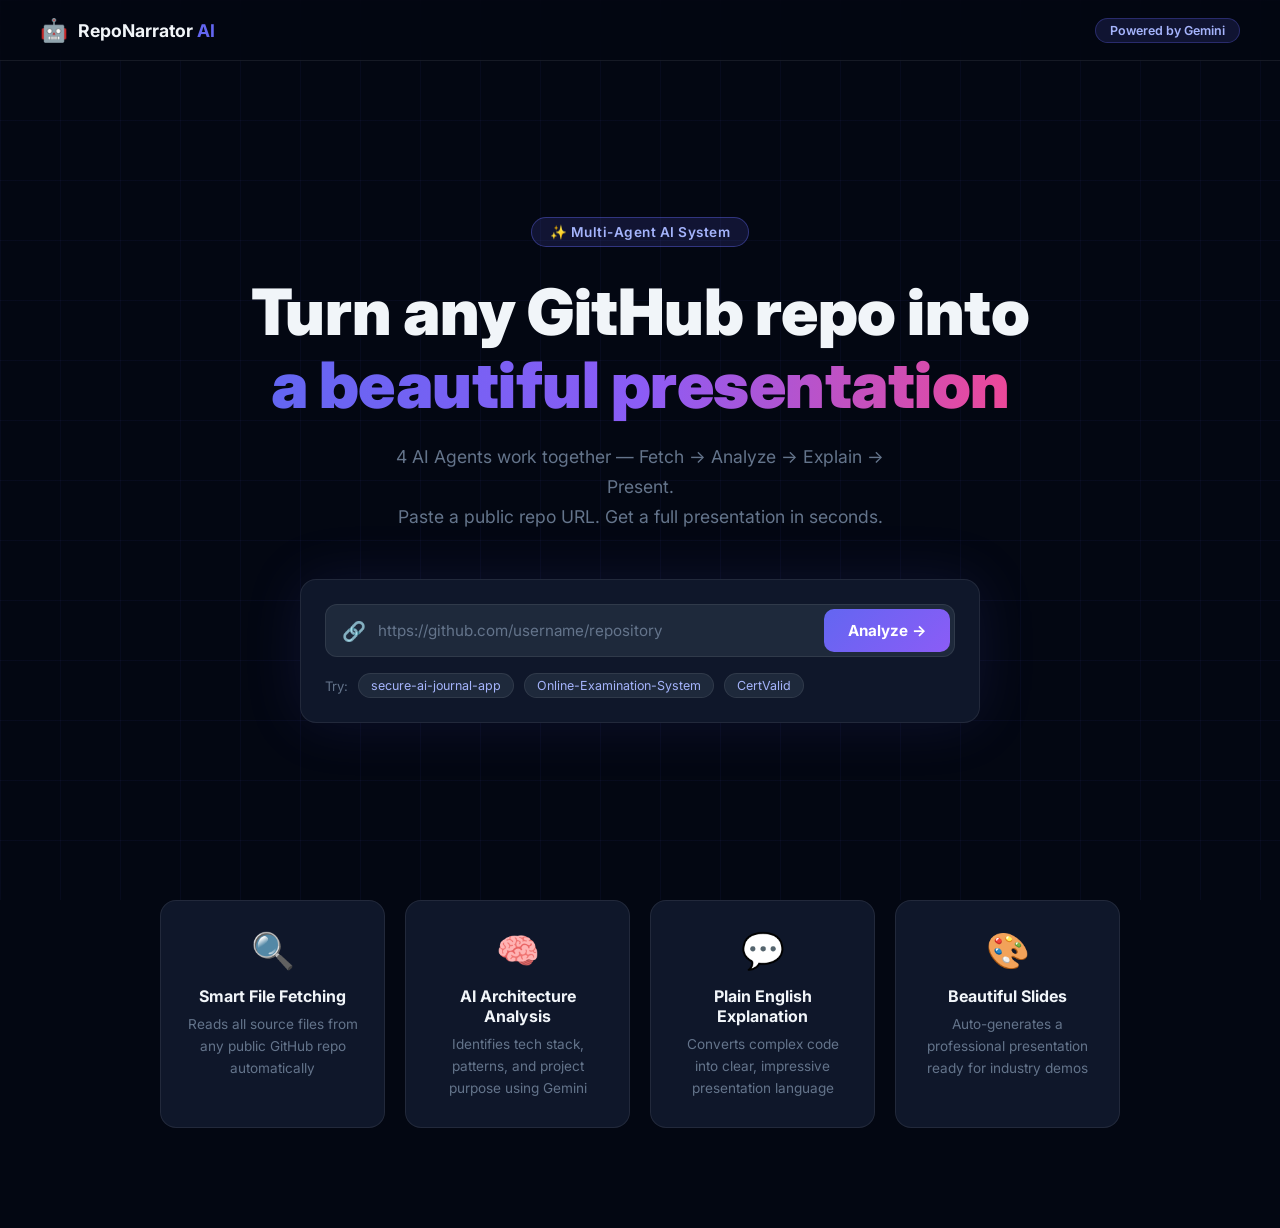
<file: templates/index.html>
<!DOCTYPE html>
<html lang="en">
<head>
  <meta charset="UTF-8" />
  <meta name="viewport" content="width=device-width, initial-scale=1.0" />
  <title>RepoNarrator AI — Explain Any GitHub Project</title>
  <link rel="stylesheet" href="/static/style.css" />
  <link rel="preconnect" href="https://fonts.googleapis.com" />
  <link href="https://fonts.googleapis.com/css2?family=Inter:wght@300;400;500;600;700;800;900&display=swap" rel="stylesheet" />
</head>
<body>

  <!-- ── BACKGROUND PARTICLES ── -->
  <div class="bg-grid"></div>

  <!-- ── NAV ── -->
  <nav class="nav">
    <div class="nav-brand">
      <span class="brand-icon">🤖</span>
      <span class="brand-name">RepoNarrator <span class="brand-ai">AI</span></span>
    </div>
    <div class="nav-badge">Powered by Gemini</div>
  </nav>

  <!-- ── HERO ── -->
  <section class="hero" id="hero">
    <div class="hero-tag">✨ Multi-Agent AI System</div>
    <h1 class="hero-title">
      Turn any GitHub repo into<br />
      <span class="gradient-text">a beautiful presentation</span>
    </h1>
    <p class="hero-sub">
      4 AI Agents work together — Fetch → Analyze → Explain → Present.<br />
      Paste a public repo URL. Get a full presentation in seconds.
    </p>

    <!-- ── INPUT ── -->
    <div class="input-card" id="inputCard">
      <div class="input-wrap">
        <span class="input-icon">🔗</span>
        <input
          type="text"
          id="repoUrl"
          class="repo-input"
          placeholder="https://github.com/username/repository"
          autocomplete="off"
        />
        <button class="analyze-btn" id="analyzeBtn" onclick="startAnalysis()">
          <span id="btnText">Analyze →</span>
        </button>
      </div>
      <div class="input-examples">
        <span>Try:</span>
        <button class="example-chip" onclick="fillExample('https://github.com/ranjithbrs/secure-ai-journal-app')">secure-ai-journal-app</button>
        <button class="example-chip" onclick="fillExample('https://github.com/ranjithbrs/Online-Examination-System')">Online-Examination-System</button>
        <button class="example-chip" onclick="fillExample('https://github.com/ranjithbrs/CertValid')">CertValid</button>
      </div>
    </div>
  </section>

  <!-- ── AGENT PIPELINE (shown during analysis) ── -->
  <section class="pipeline-section" id="pipelineSection" style="display:none;">
    <h2 class="pipeline-title">🤖 Agent Pipeline Running...</h2>
    <p class="pipeline-sub" id="pipelineSub">Agents are working on your repository</p>

    <div class="agents-grid">

      <div class="agent-card" id="agent1">
        <div class="agent-icon">🔍</div>
        <div class="agent-info">
          <div class="agent-name">Agent 1 — Fetcher</div>
          <div class="agent-status" id="status1">Waiting...</div>
        </div>
        <div class="agent-badge" id="badge1">⏳</div>
      </div>

      <div class="agent-connector">↓</div>

      <div class="agent-card" id="agent2">
        <div class="agent-icon">🧠</div>
        <div class="agent-info">
          <div class="agent-name">Agent 2 — Analyzer</div>
          <div class="agent-status" id="status2">Waiting...</div>
        </div>
        <div class="agent-badge" id="badge2">⏳</div>
      </div>

      <div class="agent-connector">↓</div>

      <div class="agent-card" id="agent3">
        <div class="agent-icon">💬</div>
        <div class="agent-info">
          <div class="agent-name">Agent 3 — Explainer</div>
          <div class="agent-status" id="status3">Waiting...</div>
        </div>
        <div class="agent-badge" id="badge3">⏳</div>
      </div>

      <div class="agent-connector">↓</div>

      <div class="agent-card" id="agent4">
        <div class="agent-icon">🎨</div>
        <div class="agent-info">
          <div class="agent-name">Agent 4 — Presenter</div>
          <div class="agent-status" id="status4">Waiting...</div>
        </div>
        <div class="agent-badge" id="badge4">⏳</div>
      </div>

    </div>

    <!-- ── SUCCESS LAUNCH ACTION ── -->
    <div id="launchCard" style="display:none; margin-top:30px; text-align:center;">
      <a id="viewPresentationBtn" href="/presentation" class="analyze-btn" style="display:inline-block; text-decoration:none; padding:16px 36px; font-size:1.1rem; box-shadow:0 0 30px rgba(99,102,241,0.5);">
        🎉 Open Presentation Now →
      </a>
      <p style="margin-top:10px; font-size:0.85rem; color:#94a3b8;">Click above if it doesn't open automatically</p>
    </div>
  </section>

  <!-- ── FEATURES (shown on landing) ── -->
  <section class="features-section" id="featuresSection">
    <div class="features-grid">
      <div class="feature-card">
        <div class="feature-icon">🔍</div>
        <div class="feature-title">Smart File Fetching</div>
        <div class="feature-desc">Reads all source files from any public GitHub repo automatically</div>
      </div>
      <div class="feature-card">
        <div class="feature-icon">🧠</div>
        <div class="feature-title">AI Architecture Analysis</div>
        <div class="feature-desc">Identifies tech stack, patterns, and project purpose using Gemini</div>
      </div>
      <div class="feature-card">
        <div class="feature-icon">💬</div>
        <div class="feature-title">Plain English Explanation</div>
        <div class="feature-desc">Converts complex code into clear, impressive presentation language</div>
      </div>
      <div class="feature-card">
        <div class="feature-icon">🎨</div>
        <div class="feature-title">Beautiful Slides</div>
        <div class="feature-desc">Auto-generates a professional presentation ready for industry demos</div>
      </div>
    </div>
  </section>

  <!-- ── ERROR TOAST ── -->
  <div class="error-toast" id="errorToast" style="display:none;">
    <span>❌</span> <span id="errorMsg">Something went wrong</span>
  </div>

  <script src="/static/script.js"></script>
</body>
</html>
</file>
<file: static/style.css>
/* ── RESET & BASE ── */
*, *::before, *::after { box-sizing: border-box; margin: 0; padding: 0; }

:root {
  --bg:        #030712;
  --surface:   #0f172a;
  --surface2:  #1e293b;
  --border:    rgba(255,255,255,0.08);
  --accent:    #6366f1;
  --accent2:   #8b5cf6;
  --text:      #f1f5f9;
  --muted:     #64748b;
  --success:   #22c55e;
  --radius:    16px;
}

body {
  font-family: 'Inter', -apple-system, sans-serif;
  background: var(--bg);
  color: var(--text);
  min-height: 100vh;
  overflow-x: hidden;
}

/* ── GRID BACKGROUND ── */
.bg-grid {
  position: fixed;
  inset: 0;
  background-image:
    linear-gradient(rgba(99,102,241,0.05) 1px, transparent 1px),
    linear-gradient(90deg, rgba(99,102,241,0.05) 1px, transparent 1px);
  background-size: 60px 60px;
  z-index: 0;
  pointer-events: none;
}

/* ── NAV ── */
.nav {
  position: fixed;
  top: 0; left: 0; right: 0;
  display: flex;
  justify-content: space-between;
  align-items: center;
  padding: 16px 40px;
  background: rgba(3,7,18,0.8);
  backdrop-filter: blur(20px);
  border-bottom: 1px solid var(--border);
  z-index: 100;
}

.nav-brand {
  display: flex;
  align-items: center;
  gap: 10px;
  font-size: 1.1rem;
  font-weight: 700;
  color: var(--text);
}
.brand-icon { font-size: 1.4rem; }
.brand-ai { color: var(--accent); }

.nav-badge {
  background: rgba(99,102,241,0.15);
  border: 1px solid rgba(99,102,241,0.3);
  color: #a5b4fc;
  padding: 4px 14px;
  border-radius: 20px;
  font-size: 0.78rem;
  font-weight: 600;
}

/* ── HERO ── */
.hero {
  position: relative;
  z-index: 1;
  min-height: 100vh;
  display: flex;
  flex-direction: column;
  align-items: center;
  justify-content: center;
  text-align: center;
  padding: 100px 24px 60px;
}

.hero-tag {
  background: rgba(99,102,241,0.15);
  border: 1px solid rgba(99,102,241,0.4);
  color: #a5b4fc;
  padding: 6px 18px;
  border-radius: 20px;
  font-size: 0.85rem;
  font-weight: 600;
  margin-bottom: 28px;
  letter-spacing: 0.5px;
}

.hero-title {
  font-size: clamp(2.4rem, 5vw, 4rem);
  font-weight: 900;
  line-height: 1.15;
  color: var(--text);
  margin-bottom: 20px;
  letter-spacing: -0.5px;
}

.gradient-text {
  background: linear-gradient(90deg, var(--accent), var(--accent2), #ec4899);
  -webkit-background-clip: text;
  -webkit-text-fill-color: transparent;
  background-clip: text;
}

.hero-sub {
  font-size: 1.1rem;
  color: var(--muted);
  line-height: 1.7;
  max-width: 540px;
  margin-bottom: 48px;
}

/* ── INPUT CARD ── */
.input-card {
  background: var(--surface);
  border: 1px solid var(--border);
  border-radius: var(--radius);
  padding: 24px;
  width: 100%;
  max-width: 680px;
  box-shadow: 0 0 60px rgba(99,102,241,0.12);
}

.input-wrap {
  display: flex;
  align-items: center;
  gap: 12px;
  background: var(--surface2);
  border: 1px solid var(--border);
  border-radius: 12px;
  padding: 4px 4px 4px 16px;
}

.input-icon { font-size: 1.2rem; flex-shrink: 0; }

.repo-input {
  flex: 1;
  background: transparent;
  border: none;
  outline: none;
  color: var(--text);
  font-size: 0.95rem;
  font-family: 'Inter', sans-serif;
  padding: 12px 0;
}
.repo-input::placeholder { color: var(--muted); }

.analyze-btn {
  background: linear-gradient(135deg, var(--accent), var(--accent2));
  color: #fff;
  border: none;
  padding: 12px 24px;
  border-radius: 10px;
  font-size: 0.95rem;
  font-weight: 700;
  cursor: pointer;
  white-space: nowrap;
  transition: opacity 0.2s, transform 0.2s;
  font-family: 'Inter', sans-serif;
}
.analyze-btn:hover { opacity: 0.9; transform: scale(1.02); }
.analyze-btn:disabled { opacity: 0.5; cursor: not-allowed; transform: none; }

.input-examples {
  display: flex;
  align-items: center;
  gap: 10px;
  margin-top: 16px;
  flex-wrap: wrap;
  font-size: 0.82rem;
  color: var(--muted);
}

.example-chip {
  background: var(--surface2);
  border: 1px solid var(--border);
  color: #a5b4fc;
  padding: 4px 12px;
  border-radius: 20px;
  font-size: 0.78rem;
  cursor: pointer;
  font-family: 'Inter', sans-serif;
  transition: background 0.2s;
}
.example-chip:hover { background: rgba(99,102,241,0.2); }

/* ── PIPELINE SECTION ── */
.pipeline-section {
  position: relative;
  z-index: 1;
  padding: 80px 24px;
  max-width: 600px;
  margin: 0 auto;
  text-align: center;
}

.pipeline-title {
  font-size: 1.8rem;
  font-weight: 800;
  margin-bottom: 10px;
}

.pipeline-sub {
  color: var(--muted);
  margin-bottom: 48px;
  font-size: 0.95rem;
}

.agents-grid {
  display: flex;
  flex-direction: column;
  align-items: center;
  gap: 0;
}

.agent-connector {
  font-size: 1.5rem;
  color: var(--muted);
  padding: 6px 0;
  animation: pulse-dot 1.5s ease-in-out infinite;
}
@keyframes pulse-dot { 0%,100%{opacity:0.3} 50%{opacity:1} }

.agent-card {
  display: flex;
  align-items: center;
  gap: 16px;
  background: var(--surface);
  border: 1px solid var(--border);
  border-radius: 14px;
  padding: 18px 24px;
  width: 100%;
  transition: border-color 0.3s, box-shadow 0.3s, opacity 0.3s;
  opacity: 0.5;
}

.agent-card.active {
  border-color: var(--accent);
  box-shadow: 0 0 20px rgba(99,102,241,0.2);
  opacity: 1;
  animation: agent-pulse 1.5s ease-in-out infinite;
}
@keyframes agent-pulse {
  0%,100% { box-shadow: 0 0 20px rgba(99,102,241,0.2); }
  50%      { box-shadow: 0 0 30px rgba(99,102,241,0.4); }
}

.agent-card.done {
  border-color: var(--success);
  box-shadow: 0 0 16px rgba(34,197,94,0.15);
  opacity: 1;
  animation: none;
}

.agent-icon { font-size: 2rem; flex-shrink: 0; }

.agent-info { flex: 1; text-align: left; }
.agent-name  { font-weight: 700; font-size: 0.95rem; color: var(--text); }
.agent-status{ font-size: 0.82rem; color: var(--muted); margin-top: 4px; }

.agent-badge { font-size: 1.4rem; flex-shrink: 0; }

/* ── FEATURES ── */
.features-section {
  position: relative;
  z-index: 1;
  padding: 0 24px 100px;
}

.features-grid {
  display: grid;
  grid-template-columns: repeat(auto-fit, minmax(220px, 1fr));
  gap: 20px;
  max-width: 960px;
  margin: 0 auto;
}

.feature-card {
  background: var(--surface);
  border: 1px solid var(--border);
  border-radius: var(--radius);
  padding: 28px 24px;
  text-align: center;
  transition: border-color 0.2s, transform 0.2s;
}
.feature-card:hover { border-color: rgba(99,102,241,0.4); transform: translateY(-4px); }

.feature-icon  { font-size: 2.2rem; margin-bottom: 14px; }
.feature-title { font-size: 1rem; font-weight: 700; margin-bottom: 8px; }
.feature-desc  { font-size: 0.85rem; color: var(--muted); line-height: 1.6; }

/* ── ERROR TOAST ── */
.error-toast {
  position: fixed;
  bottom: 30px;
  left: 50%;
  transform: translateX(-50%);
  background: #7f1d1d;
  border: 1px solid #ef4444;
  color: #fecaca;
  padding: 12px 24px;
  border-radius: 12px;
  font-size: 0.9rem;
  z-index: 200;
  display: flex;
  gap: 10px;
  align-items: center;
  box-shadow: 0 8px 30px rgba(0,0,0,0.4);
}

/* ── LOADING SPINNER on button ── */
@keyframes spin { to { transform: rotate(360deg); } }
.spinner {
  display: inline-block;
  width: 16px; height: 16px;
  border: 2px solid rgba(255,255,255,0.3);
  border-top-color: #fff;
  border-radius: 50%;
  animation: spin 0.7s linear infinite;
  vertical-align: middle;
  margin-right: 6px;
}
</file>
